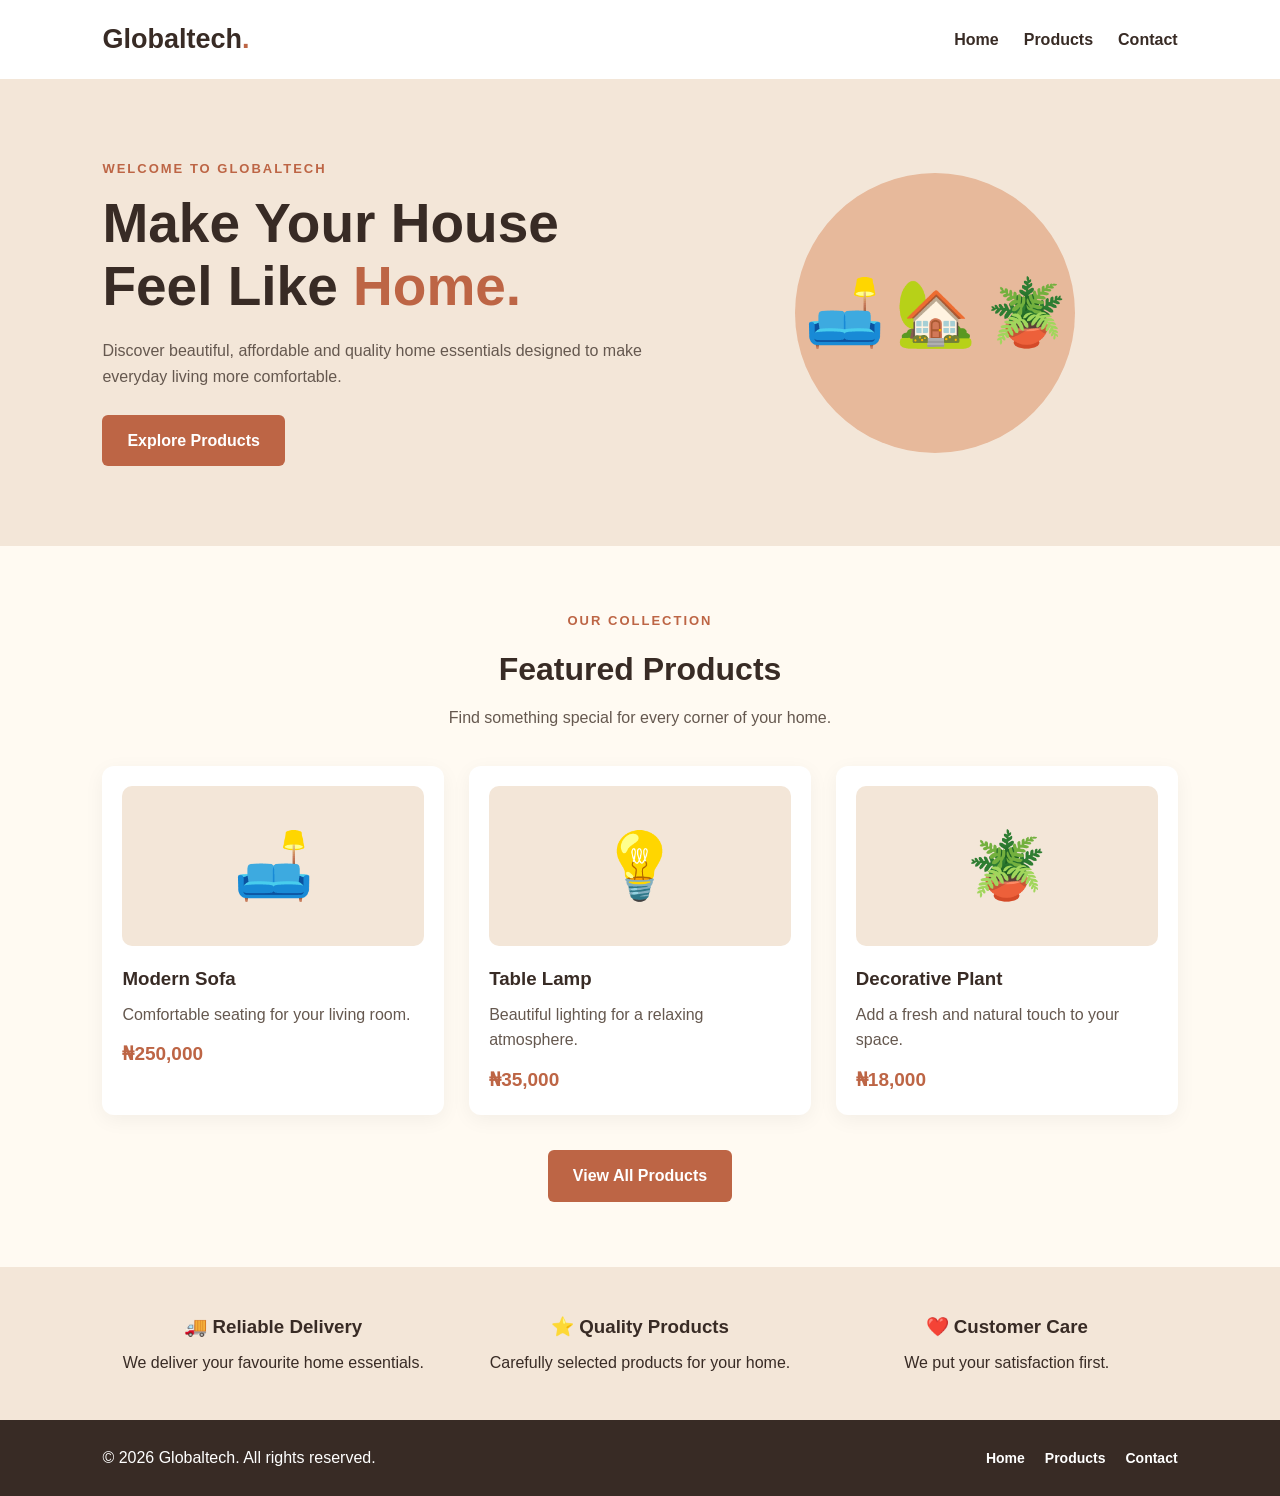
<file: p02-s3-buckets/site/index.html>
<!DOCTYPE html>
<html lang="en">
<head>
    <meta charset="UTF-8">
    <meta name="viewport" content="width=device-width, initial-scale=1.0">
    <title>Globaltech | Home Goods Store</title>
    <link rel="stylesheet" href="style.css">
</head>
<body>

    <!-- Website navigation -->
    <header>
        <nav class="navbar">
            <a href="index.html" class="logo">Globaltech<span>.</span></a>
            <div class="nav-links">
                <a href="index.html">Home</a>
                <a href="products.html">Products</a>
                <a href="contact.html">Contact</a>
            </div>
        </nav>
    </header>

    <!-- Hero section introducing the store -->
    <section class="hero">
        <div class="hero-content">
            <p class="eyebrow">WELCOME TO GLOBALTECH</p>
            <h1>Make Your House Feel Like <span>Home.</span></h1>
            <p>
                Discover beautiful, affordable and quality home essentials
                designed to make everyday living more comfortable.
            </p>
            <a href="products.html" class="btn">Explore Products</a>
        </div>

        <div class="hero-visual">
            <div class="visual-circle">
                <span>🛋️</span>
                <span>🏡</span>
                <span>🪴</span>
            </div>
        </div>
    </section>

    <!-- Featured products section -->
    <section class="section">
        <div class="section-heading">
            <p class="eyebrow">OUR COLLECTION</p>
            <h2>Featured Products</h2>
            <p>Find something special for every corner of your home.</p>
        </div>

        <div class="product-grid">
            <article class="product-card">
                <div class="product-visual">🛋️</div>
                <h3>Modern Sofa</h3>
                <p>Comfortable seating for your living room.</p>
                <strong>₦250,000</strong>
            </article>

            <article class="product-card">
                <div class="product-visual">💡</div>
                <h3>Table Lamp</h3>
                <p>Beautiful lighting for a relaxing atmosphere.</p>
                <strong>₦35,000</strong>
            </article>

            <article class="product-card">
                <div class="product-visual">🪴</div>
                <h3>Decorative Plant</h3>
                <p>Add a fresh and natural touch to your space.</p>
                <strong>₦18,000</strong>
            </article>
        </div>

        <div class="center">
            <a href="products.html" class="btn">View All Products</a>
        </div>
    </section>

    <!-- Store benefits section -->
    <section class="benefits">
        <div>
            <h3>🚚 Reliable Delivery</h3>
            <p>We deliver your favourite home essentials.</p>
        </div>
        <div>
            <h3>⭐ Quality Products</h3>
            <p>Carefully selected products for your home.</p>
        </div>
        <div>
            <h3>❤️ Customer Care</h3>
            <p>We put your satisfaction first.</p>
        </div>
    </section>

    <!-- Website footer -->
    <footer>
        <p>&copy; 2026 Globaltech. All rights reserved.</p>
        <div class="footer-links">
            <a href="index.html">Home</a>
            <a href="products.html">Products</a>
            <a href="contact.html">Contact</a>
        </div>
    </footer>

</body>
</html>
</file>
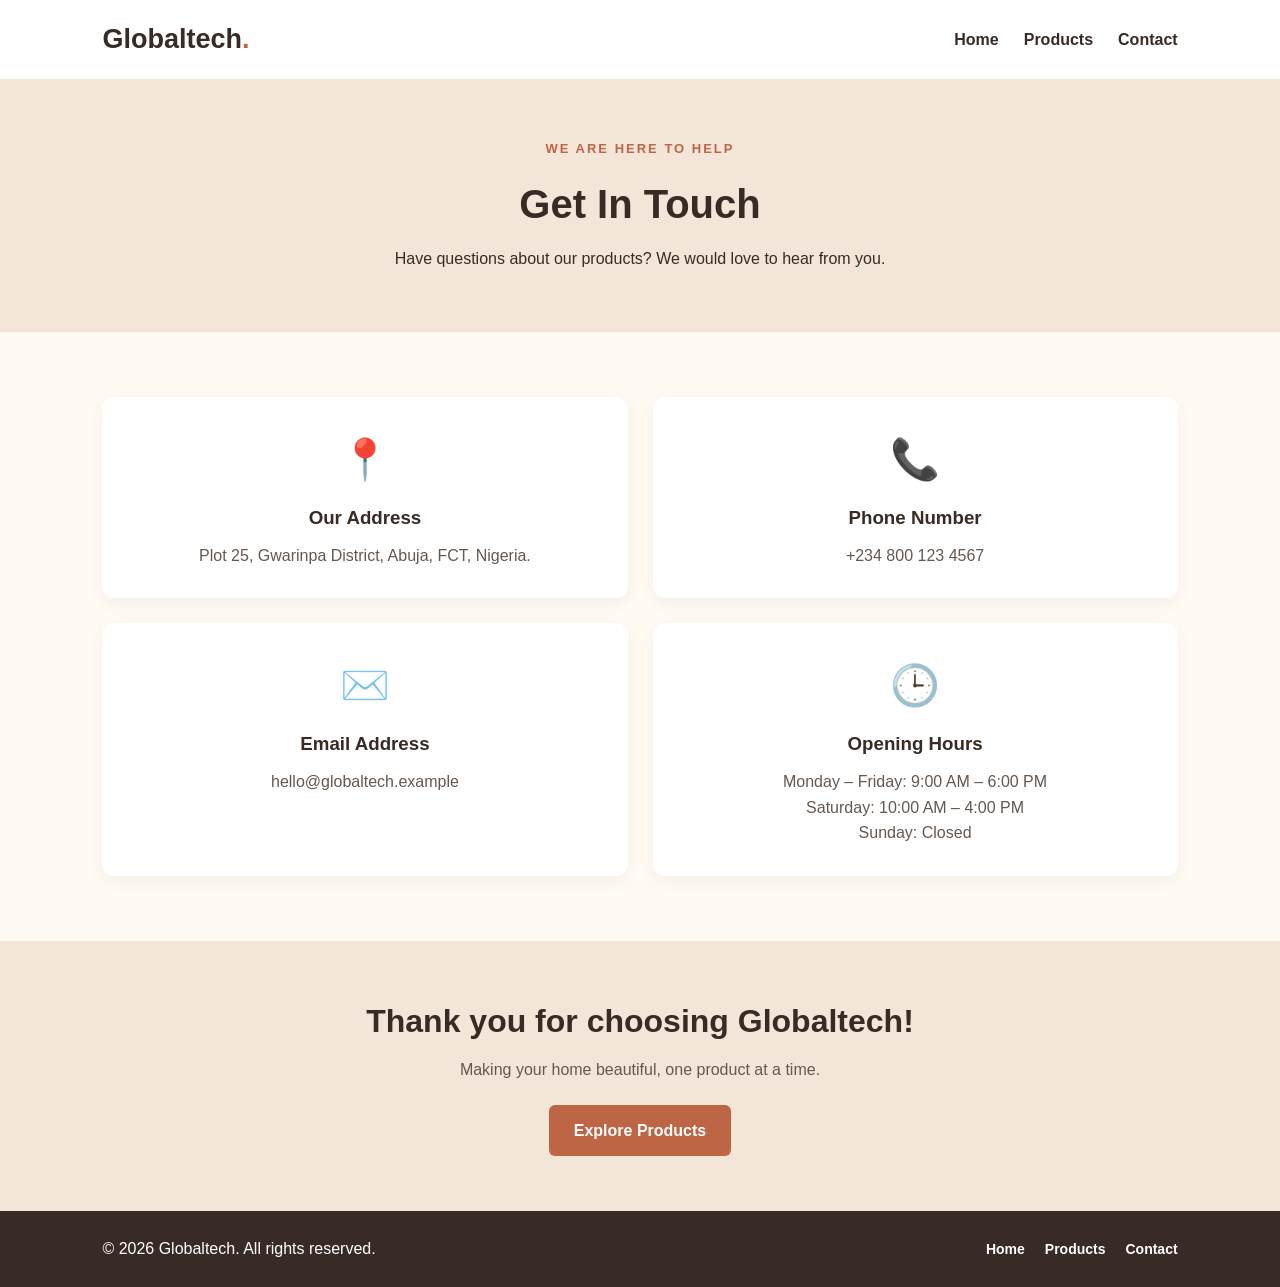
<file: p02-s3-buckets/site/contact.html>
<!DOCTYPE html>
<html lang="en">
<head>
    <meta charset="UTF-8">
    <meta name="viewport" content="width=device-width, initial-scale=1.0">
    <title>Contact Us | Globaltech</title>
    <link rel="stylesheet" href="style.css">
</head>
<body>

    <!-- Website navigation -->
    <header>
        <nav class="navbar">
            <a href="index.html" class="logo">Globaltech<span>.</span></a>
            <div class="nav-links">
                <a href="index.html">Home</a>
                <a href="products.html">Products</a>
                <a href="contact.html">Contact</a>
            </div>
        </nav>
    </header>

    <!-- Contact page introduction -->
    <section class="page-banner">
        <p class="eyebrow">WE ARE HERE TO HELP</p>
        <h1>Get In Touch</h1>
        <p>Have questions about our products? We would love to hear from you.</p>
    </section>

    <!-- Contact details -->
    <section class="section contact-section">

        <div class="contact-card">
            <div class="contact-icon">📍</div>
            <h3>Our Address</h3>
            <p>Plot 25, Gwarinpa District, Abuja, FCT, Nigeria.</p>
        </div>

        <div class="contact-card">
            <div class="contact-icon">📞</div>
            <h3>Phone Number</h3>
            <p>+234 800 123 4567</p>
        </div>

        <div class="contact-card">
            <div class="contact-icon">✉️</div>
            <h3>Email Address</h3>
            <p>hello@globaltech.example</p>
        </div>

        <div class="contact-card">
            <div class="contact-icon">🕒</div>
            <h3>Opening Hours</h3>
            <p>Monday – Friday: 9:00 AM – 6:00 PM</p>
            <p>Saturday: 10:00 AM – 4:00 PM</p>
            <p>Sunday: Closed</p>
        </div>

    </section>

    <!-- Contact call to action -->
    <section class="call-to-action">
        <h2>Thank you for choosing Globaltech!</h2>
        <p>Making your home beautiful, one product at a time.</p>
        <a href="products.html" class="btn">Explore Products</a>
    </section>

    <!-- Website footer -->
    <footer>
        <p>&copy; 2026 Globaltech. All rights reserved.</p>
        <div class="footer-links">
            <a href="index.html">Home</a>
            <a href="products.html">Products</a>
            <a href="contact.html">Contact</a>
        </div>
    </footer>

</body>
</html>
</file>
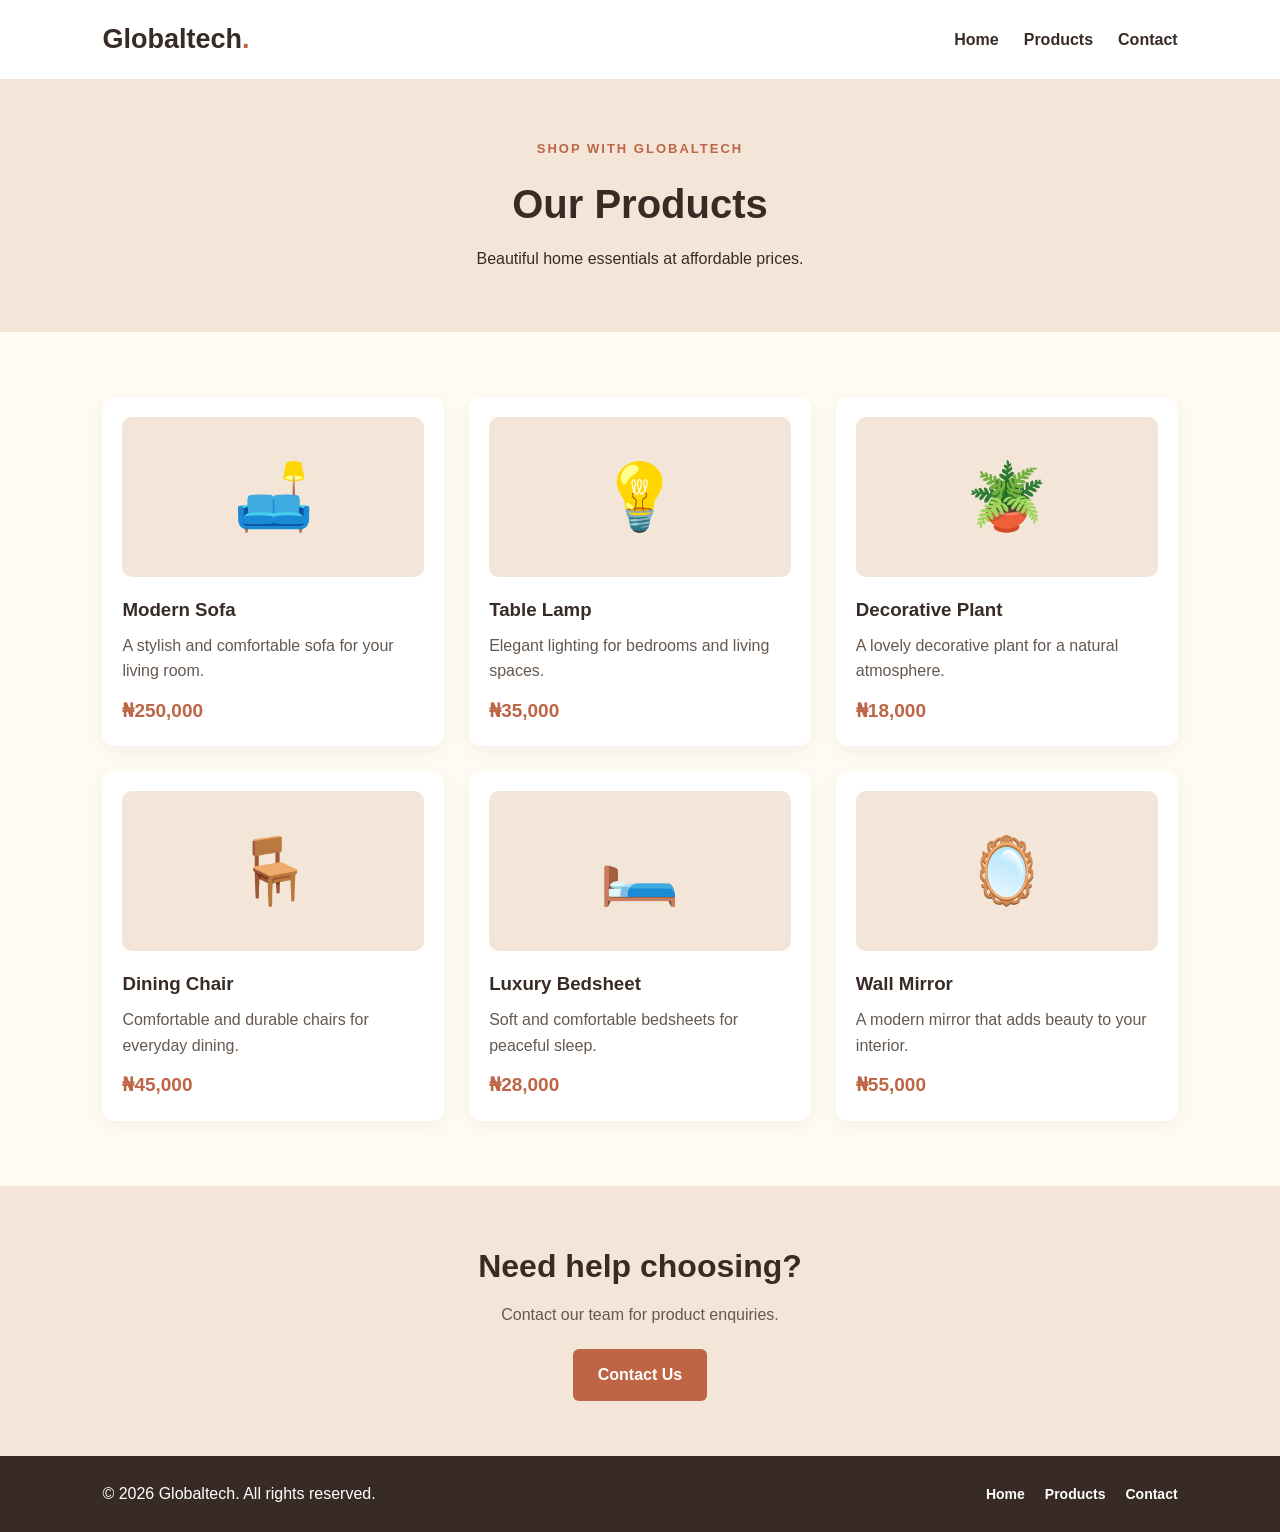
<file: p02-s3-buckets/site/products.html>
<!DOCTYPE html>
<html lang="en">
<head>
    <meta charset="UTF-8">
    <meta name="viewport" content="width=device-width, initial-scale=1.0">
    <title>Our Products | Globaltech</title>
    <link rel="stylesheet" href="style.css">
</head>
<body>

    <!-- Website navigation -->
    <header>
        <nav class="navbar">
            <a href="index.html" class="logo">Globaltech<span>.</span></a>
            <div class="nav-links">
                <a href="index.html">Home</a>
                <a href="products.html">Products</a>
                <a href="contact.html">Contact</a>
            </div>
        </nav>
    </header>

    <!-- Products page introduction -->
    <section class="page-banner">
        <p class="eyebrow">SHOP WITH GLOBALTECH</p>
        <h1>Our Products</h1>
        <p>Beautiful home essentials at affordable prices.</p>
    </section>

    <!-- Six products displayed in a responsive grid -->
    <section class="section">
        <div class="product-grid">

            <article class="product-card">
                <div class="product-visual">🛋️</div>
                <h3>Modern Sofa</h3>
                <p>A stylish and comfortable sofa for your living room.</p>
                <strong>₦250,000</strong>
            </article>

            <article class="product-card">
                <div class="product-visual">💡</div>
                <h3>Table Lamp</h3>
                <p>Elegant lighting for bedrooms and living spaces.</p>
                <strong>₦35,000</strong>
            </article>

            <article class="product-card">
                <div class="product-visual">🪴</div>
                <h3>Decorative Plant</h3>
                <p>A lovely decorative plant for a natural atmosphere.</p>
                <strong>₦18,000</strong>
            </article>

            <article class="product-card">
                <div class="product-visual">🪑</div>
                <h3>Dining Chair</h3>
                <p>Comfortable and durable chairs for everyday dining.</p>
                <strong>₦45,000</strong>
            </article>

            <article class="product-card">
                <div class="product-visual">🛏️</div>
                <h3>Luxury Bedsheet</h3>
                <p>Soft and comfortable bedsheets for peaceful sleep.</p>
                <strong>₦28,000</strong>
            </article>

            <article class="product-card">
                <div class="product-visual">🪞</div>
                <h3>Wall Mirror</h3>
                <p>A modern mirror that adds beauty to your interior.</p>
                <strong>₦55,000</strong>
            </article>

        </div>
    </section>

    <!-- Call to action -->
    <section class="call-to-action">
        <h2>Need help choosing?</h2>
        <p>Contact our team for product enquiries.</p>
        <a href="contact.html" class="btn">Contact Us</a>
    </section>

    <!-- Website footer -->
    <footer>
        <p>&copy; 2026 Globaltech. All rights reserved.</p>
        <div class="footer-links">
            <a href="index.html">Home</a>
            <a href="products.html">Products</a>
            <a href="contact.html">Contact</a>
        </div>
    </footer>

</body>
</html>
</file>
<file: p02-s3-buckets/site/style.css>
/* Global settings and colour variables */
:root {
    --cream: #fffaf2;
    --white: #ffffff;
    --terracotta: #bd6545;
    --dark: #382b25;
    --brown: #795548;
    --light-brown: #f3e6d8;
    --text: #65584f;
}

/* Reset default browser spacing */
* {
    margin: 0;
    padding: 0;
    box-sizing: border-box;
}

/* Main body styling */
body {
    font-family: Arial, sans-serif;
    background: var(--cream);
    color: var(--dark);
    line-height: 1.6;
}

/* Header and navigation */
header {
    background: var(--white);
    padding: 18px 8%;
    box-shadow: 0 2px 10px rgba(0, 0, 0, 0.05);
}

.navbar {
    display: flex;
    justify-content: space-between;
    align-items: center;
    flex-wrap: wrap;
    gap: 15px;
}

.logo {
    font-size: 27px;
    font-weight: bold;
    color: var(--dark);
    text-decoration: none;
}

.logo span {
    color: var(--terracotta);
}

.nav-links {
    display: flex;
    gap: 25px;
}

.nav-links a,
.footer-links a {
    text-decoration: none;
    color: var(--dark);
    font-weight: bold;
}

.nav-links a:hover,
.footer-links a:hover {
    color: var(--terracotta);
}

/* Homepage hero section */
.hero {
    padding: 80px 8%;
    display: flex;
    justify-content: space-between;
    align-items: center;
    gap: 40px;
    background: var(--light-brown);
}

.hero-content {
    max-width: 550px;
}

.eyebrow {
    color: var(--terracotta);
    font-size: 13px;
    font-weight: bold;
    letter-spacing: 2px;
    margin-bottom: 12px;
}

.hero h1 {
    font-size: clamp(36px, 5vw, 55px);
    line-height: 1.15;
    margin-bottom: 20px;
}

.hero h1 span {
    color: var(--terracotta);
}

.hero-content > p:not(.eyebrow) {
    margin-bottom: 25px;
    color: var(--text);
}

/* Hero decorative visual */
.hero-visual {
    display: flex;
    justify-content: center;
    align-items: center;
    flex: 1;
}

.visual-circle {
    width: 280px;
    height: 280px;
    border-radius: 50%;
    background: #e7b99b;
    display: flex;
    justify-content: center;
    align-items: center;
    flex-wrap: wrap;
    font-size: 65px;
    gap: 10px;
}

/* Reusable buttons */
.btn {
    display: inline-block;
    background: var(--terracotta);
    color: var(--white);
    padding: 13px 25px;
    border-radius: 6px;
    text-decoration: none;
    font-weight: bold;
    transition: background 0.3s;
}

.btn:hover {
    background: var(--dark);
}

/* General content sections */
.section {
    padding: 65px 8%;
}

.section-heading {
    text-align: center;
    margin-bottom: 35px;
}

.section-heading h2,
.call-to-action h2 {
    font-size: 32px;
    margin-bottom: 10px;
}

.section-heading > p:last-child {
    color: var(--text);
}

/* Product grid */
.product-grid {
    display: grid;
    grid-template-columns: repeat(3, 1fr);
    gap: 25px;
}

.product-card {
    background: var(--white);
    border-radius: 12px;
    padding: 20px;
    box-shadow: 0 5px 20px rgba(0, 0, 0, 0.05);
    transition: transform 0.3s;
}

.product-card:hover {
    transform: translateY(-5px);
}

.product-visual {
    background: var(--light-brown);
    border-radius: 10px;
    min-height: 160px;
    display: flex;
    justify-content: center;
    align-items: center;
    font-size: 65px;
    margin-bottom: 18px;
}

.product-card h3 {
    margin-bottom: 8px;
}

.product-card p {
    color: var(--text);
    margin-bottom: 12px;
}

.product-card strong {
    color: var(--terracotta);
    font-size: 19px;
}

/* Center alignment utility */
.center {
    text-align: center;
    margin-top: 35px;
}

/* Benefits section */
.benefits {
    background: var(--light-brown);
    padding: 45px 8%;
    display: grid;
    grid-template-columns: repeat(3, 1fr);
    gap: 25px;
    text-align: center;
}

.benefits h3 {
    margin-bottom: 8px;
}

/* Inner page banner */
.page-banner {
    background: var(--light-brown);
    text-align: center;
    padding: 60px 8%;
}

.page-banner h1 {
    font-size: 40px;
    margin-bottom: 10px;
}

/* Contact section */
.contact-section {
    display: grid;
    grid-template-columns: repeat(2, 1fr);
    gap: 25px;
}

.contact-card {
    background: var(--white);
    border-radius: 12px;
    padding: 30px;
    text-align: center;
    box-shadow: 0 5px 20px rgba(0, 0, 0, 0.05);
}

.contact-icon {
    font-size: 40px;
    margin-bottom: 12px;
}

.contact-card h3 {
    margin-bottom: 10px;
}

.contact-card p {
    color: var(--text);
}

/* Call to action */
.call-to-action {
    background: var(--light-brown);
    text-align: center;
    padding: 55px 8%;
}

.call-to-action p {
    margin-bottom: 22px;
    color: var(--text);
}

/* Error page */
.error-section {
    min-height: 65vh;
    display: flex;
    flex-direction: column;
    justify-content: center;
    align-items: center;
    text-align: center;
    padding: 50px 8%;
}

.error-icon {
    font-size: 85px;
    margin-bottom: 15px;
}

.error-section h1 {
    font-size: 36px;
    margin-bottom: 12px;
}

.error-section p {
    color: var(--text);
    margin-bottom: 25px;
}

/* Website footer */
footer {
    background: var(--dark);
    color: var(--white);
    padding: 25px 8%;
    display: flex;
    justify-content: space-between;
    align-items: center;
    flex-wrap: wrap;
    gap: 15px;
}

.footer-links {
    display: flex;
    gap: 20px;
}

.footer-links a {
    color: var(--white);
    font-size: 14px;
}

/* Mobile and tablet responsiveness */
@media (max-width: 768px) {

    header {
        padding: 18px 5%;
    }

    .navbar {
        flex-direction: column;
    }

    .nav-links {
        justify-content: center;
        flex-wrap: wrap;
        gap: 15px;
    }

    .hero {
        flex-direction: column;
        text-align: center;
        padding: 55px 6%;
    }

    .visual-circle {
        width: 220px;
        height: 220px;
        font-size: 50px;
    }

    .product-grid {
        grid-template-columns: repeat(2, 1fr);
    }

    .benefits {
        grid-template-columns: 1fr;
    }

    footer {
        flex-direction: column;
        text-align: center;
    }
}

/* Small phone screens */
@media (max-width: 480px) {

    .product-grid,
    .contact-section {
        grid-template-columns: 1fr;
    }

    .hero h1 {
        font-size: 36px;
    }

    .page-banner h1 {
        font-size: 32px;
    }

    .section {
        padding: 45px 5%;
    }

    .footer-links {
        flex-wrap: wrap;
        justify-content: center;
    }
}
</file>
